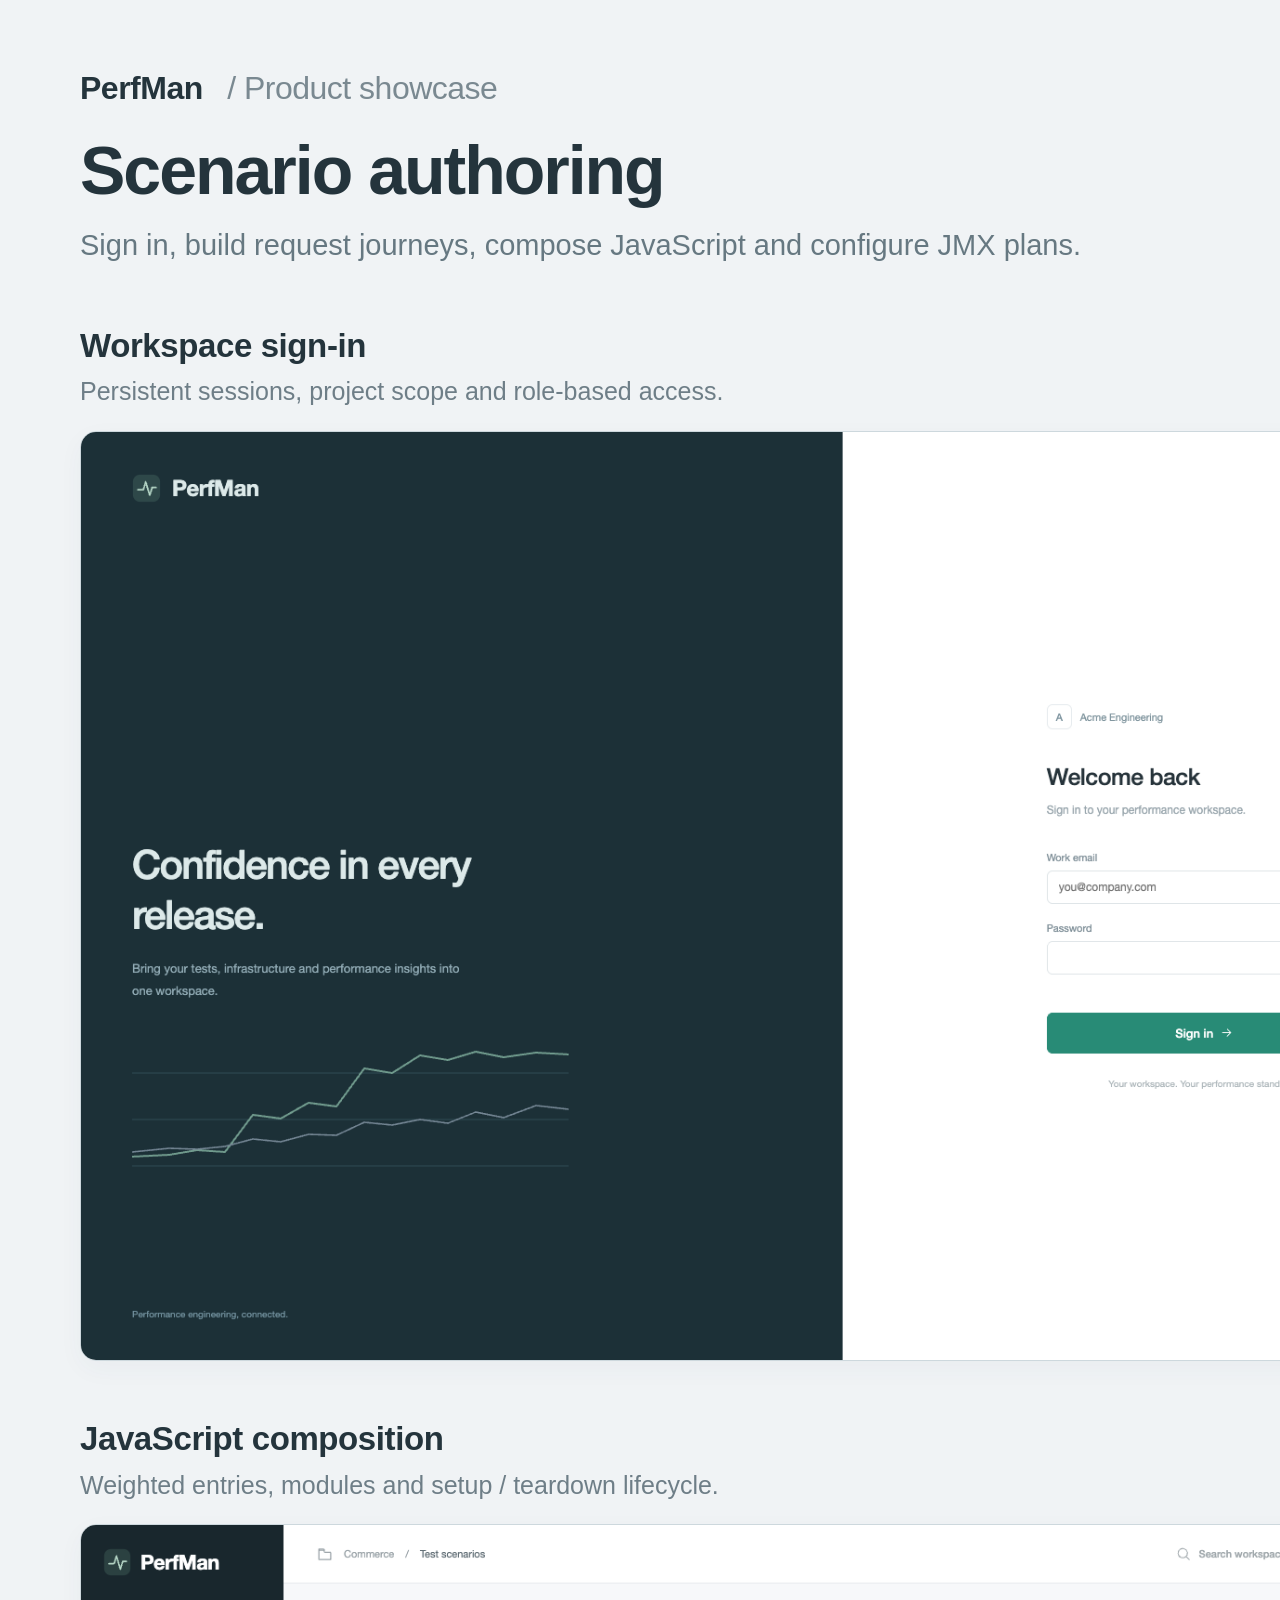
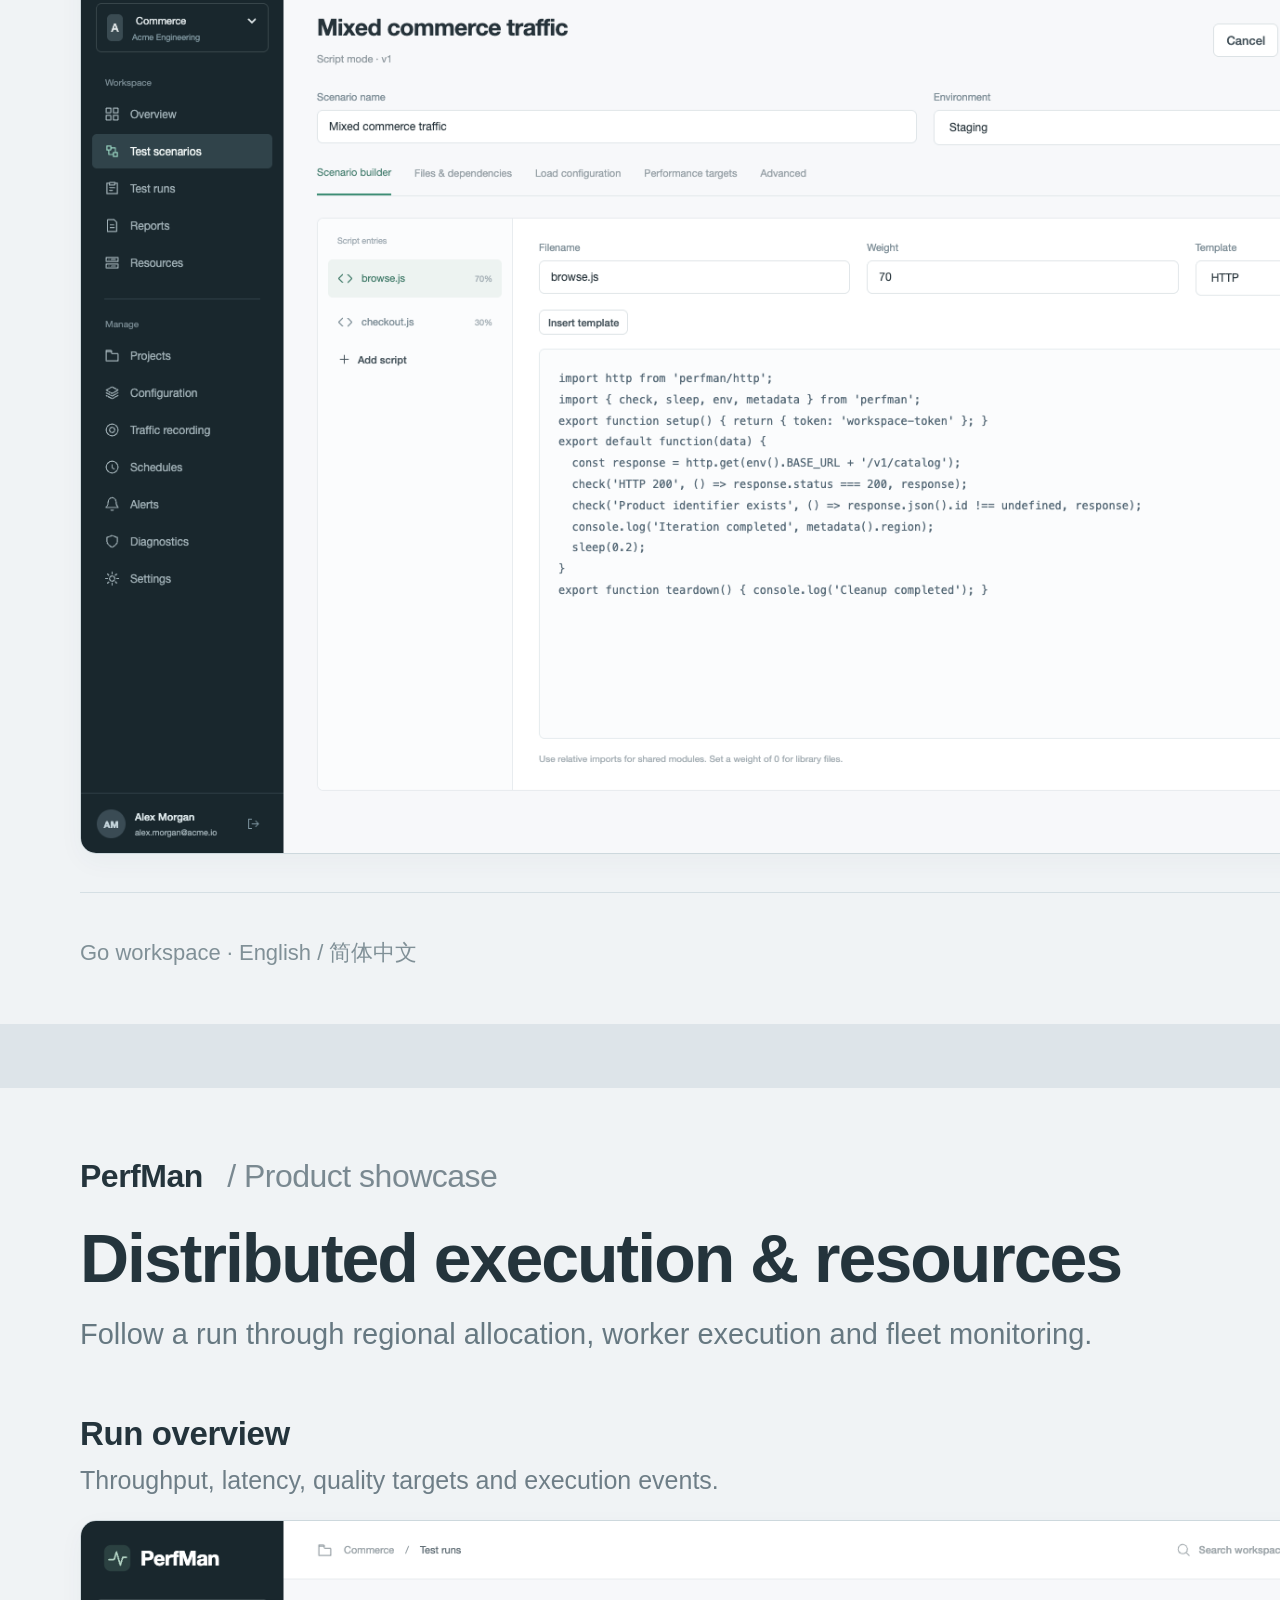
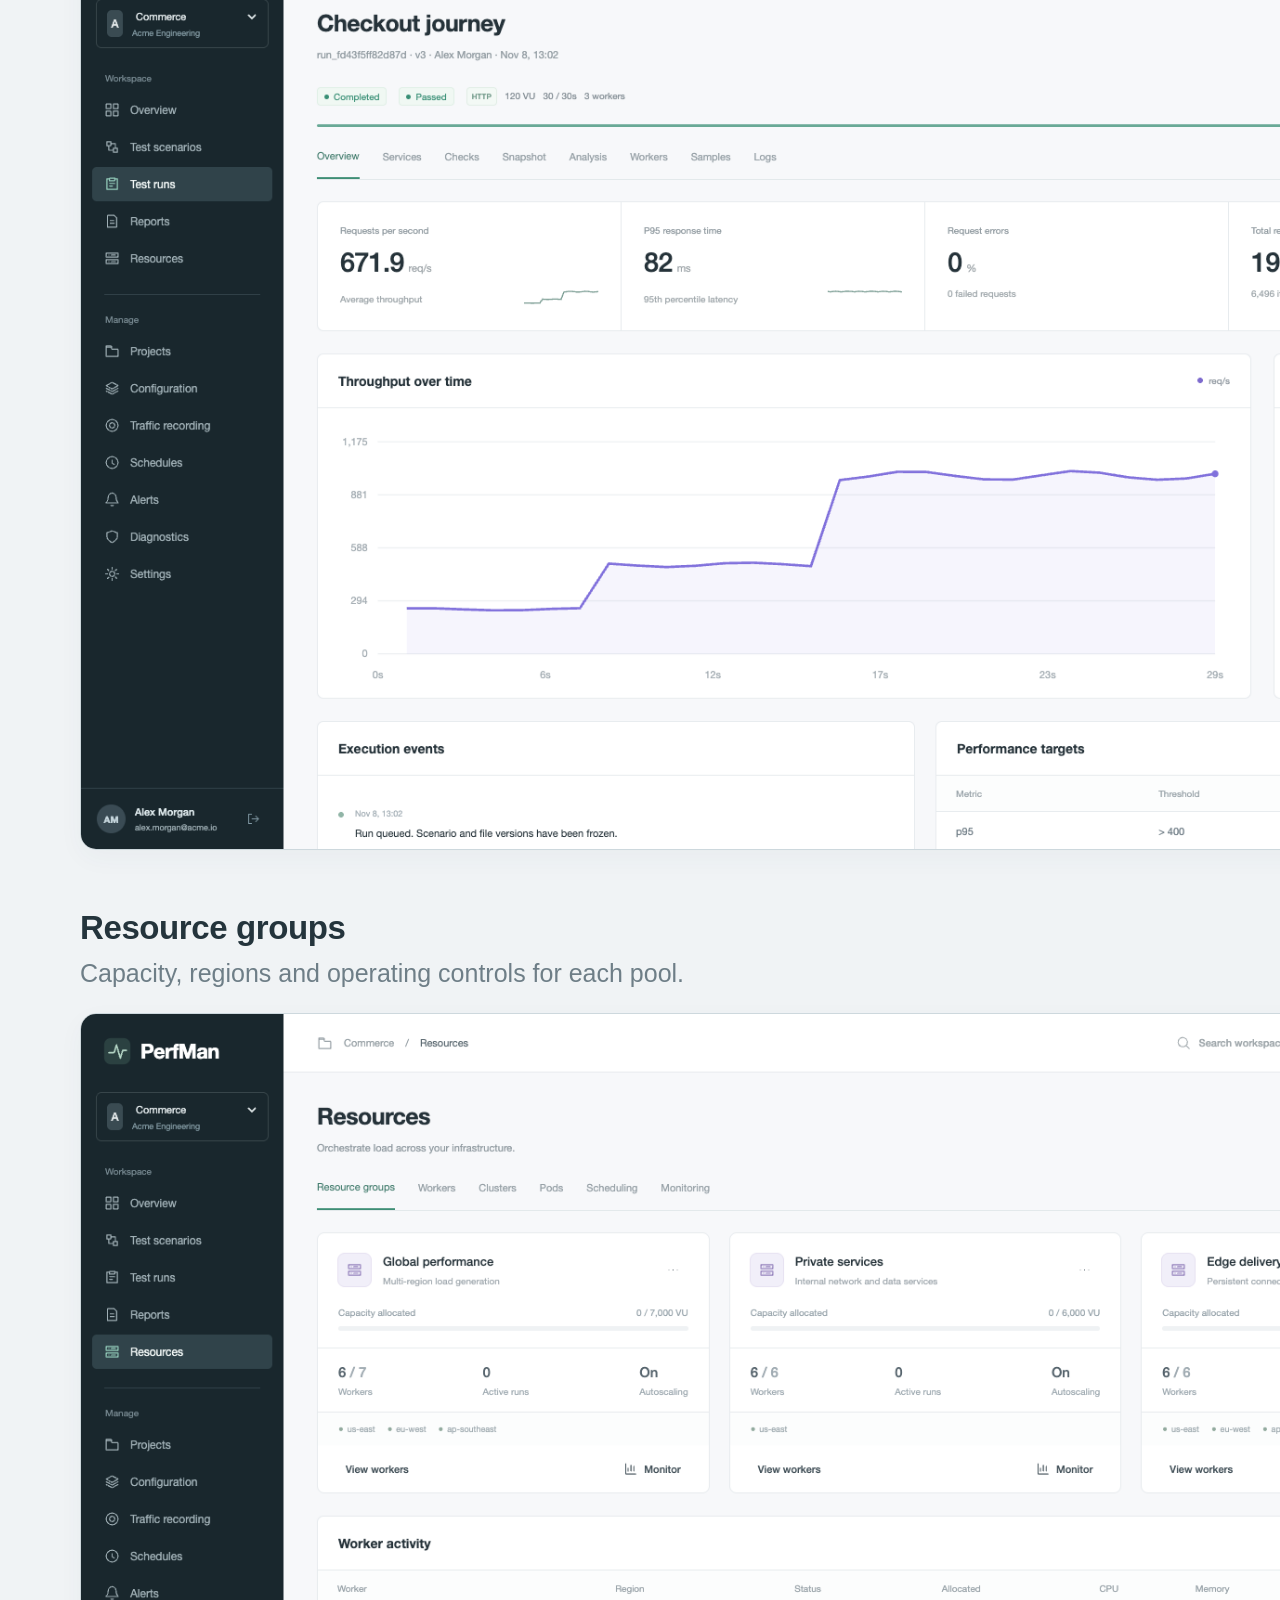
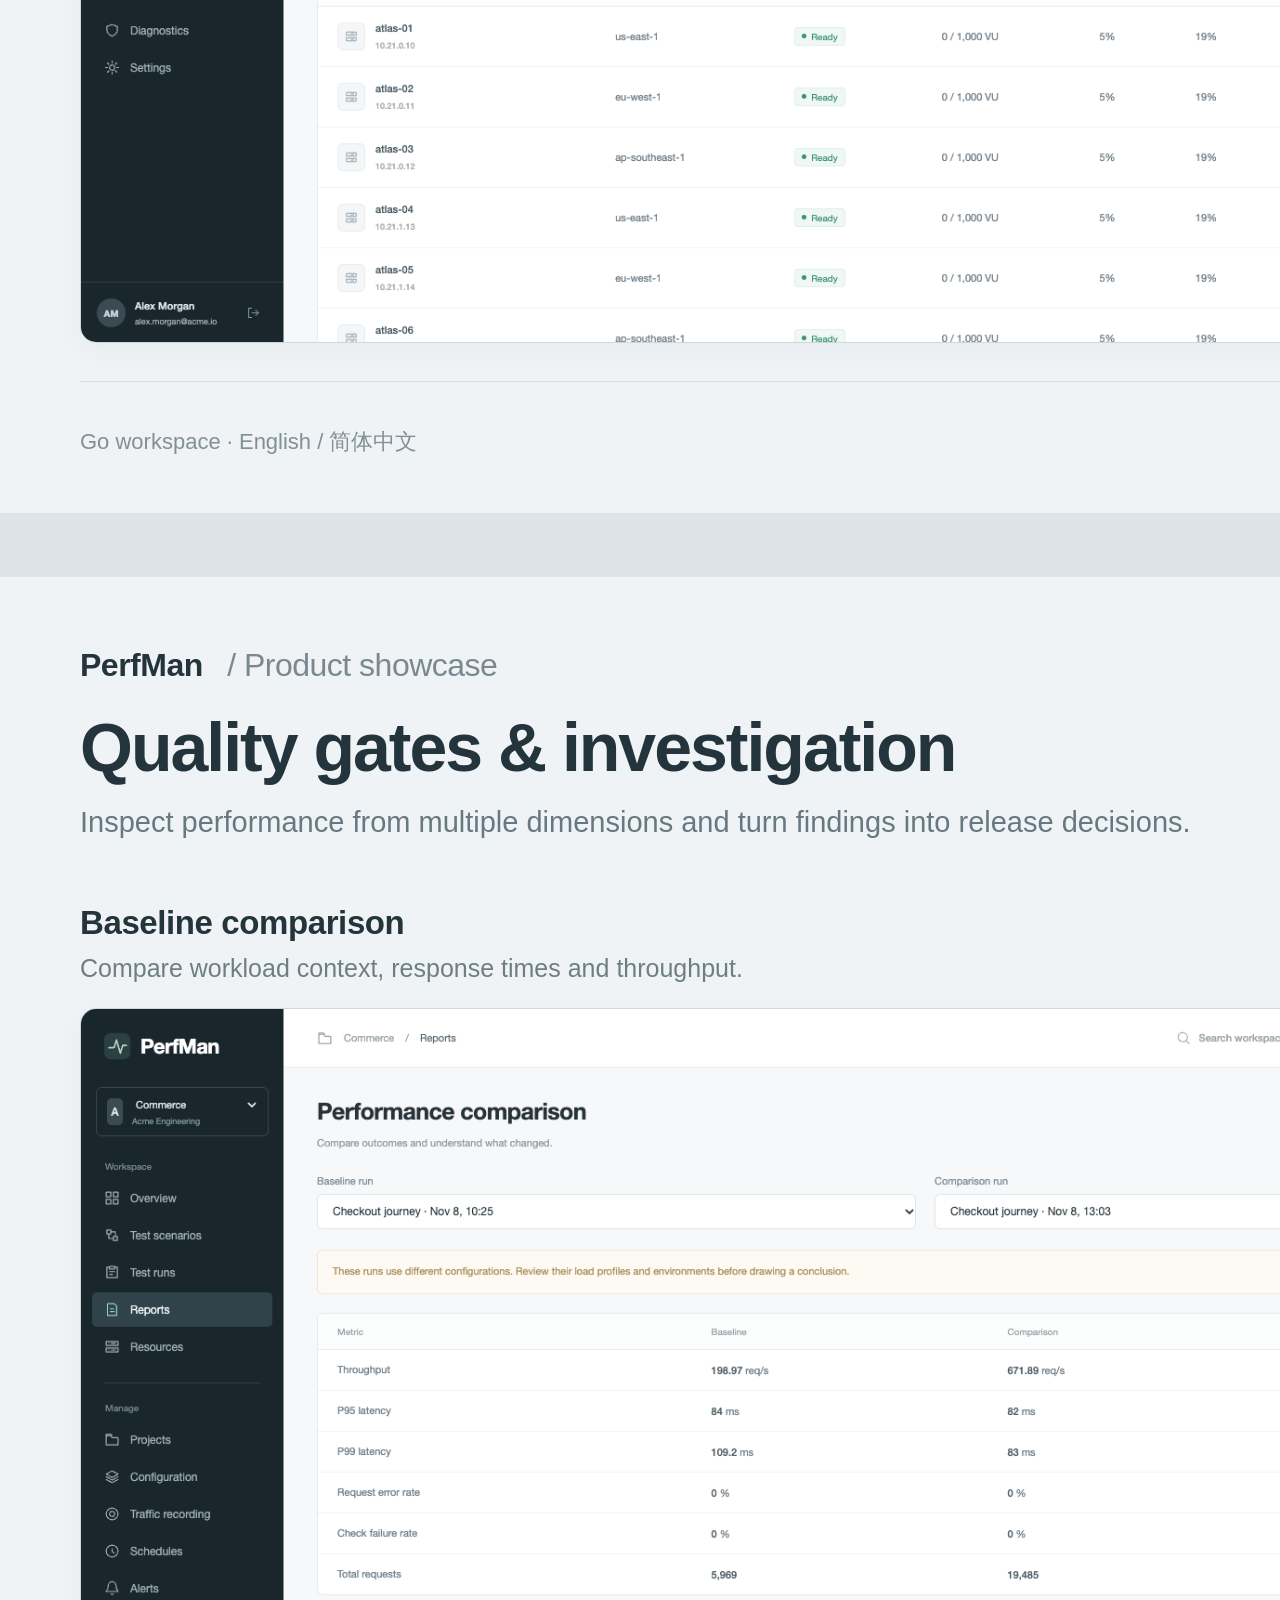
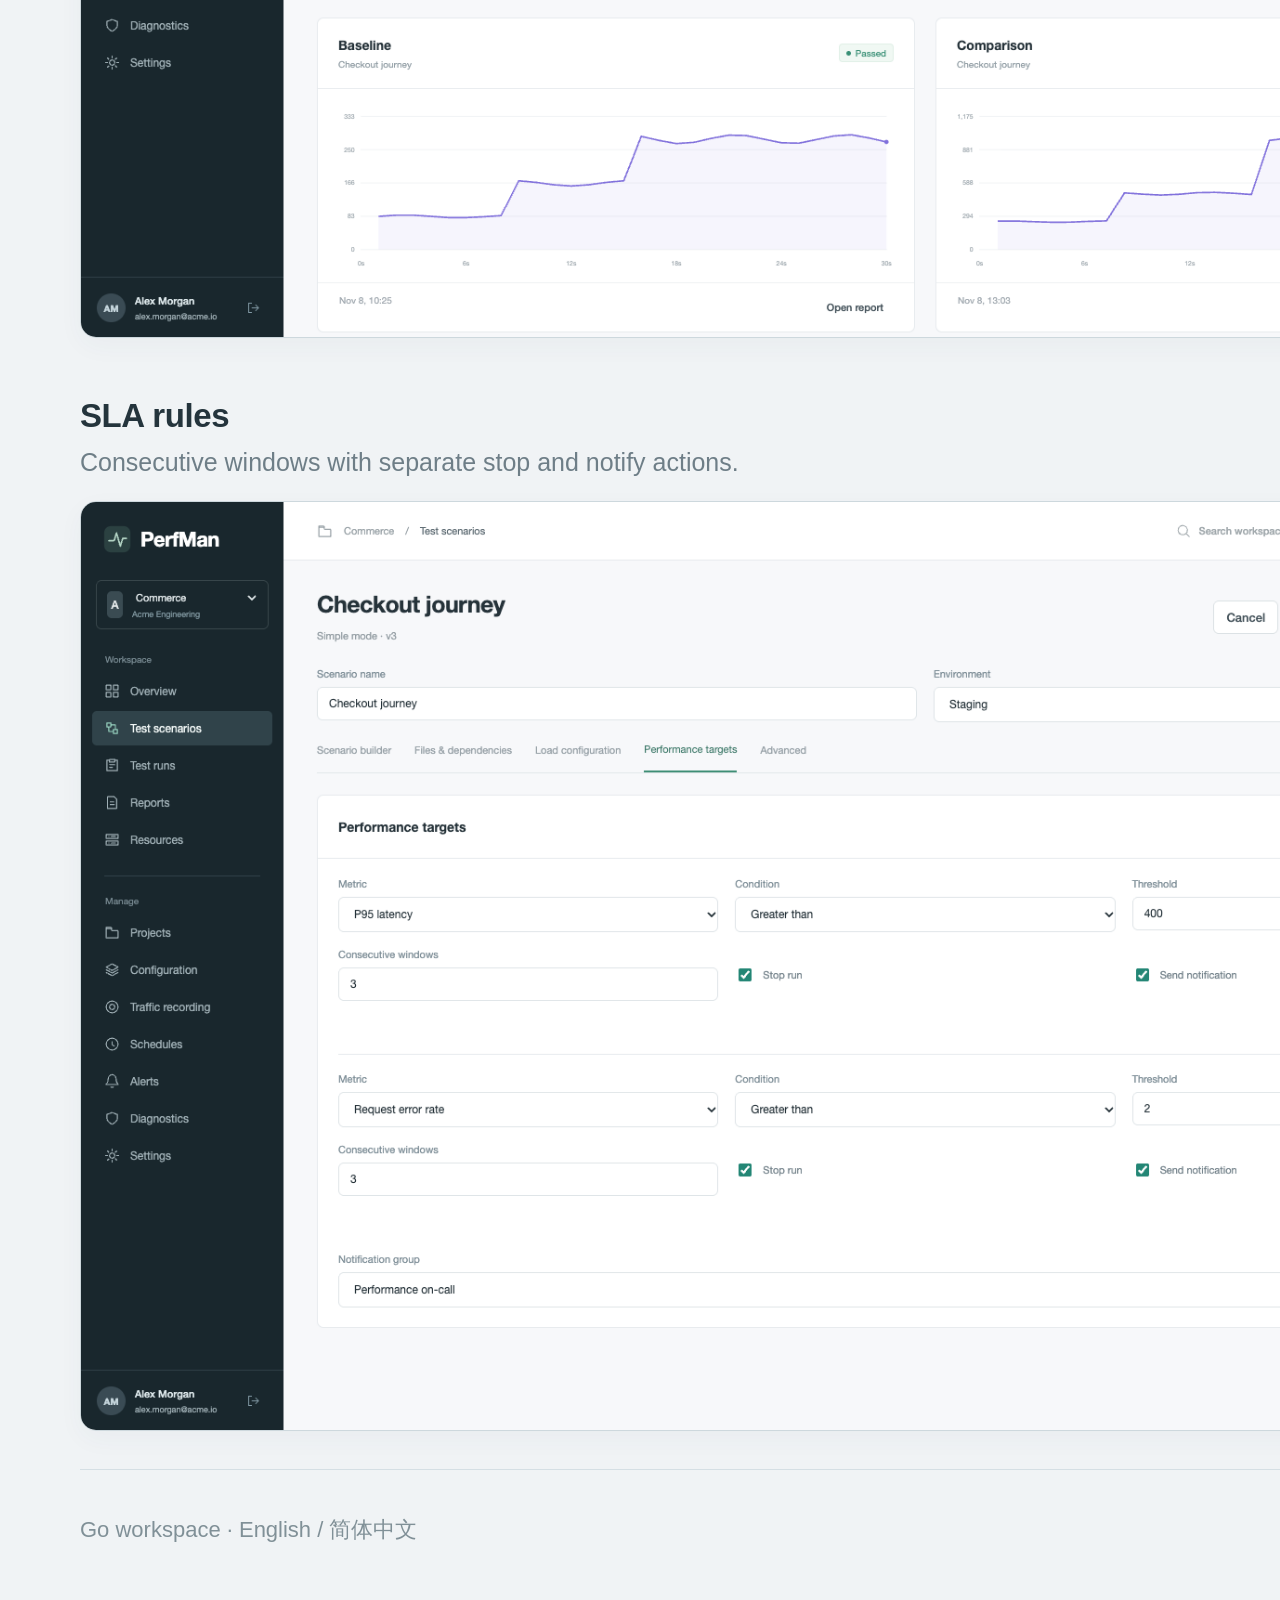
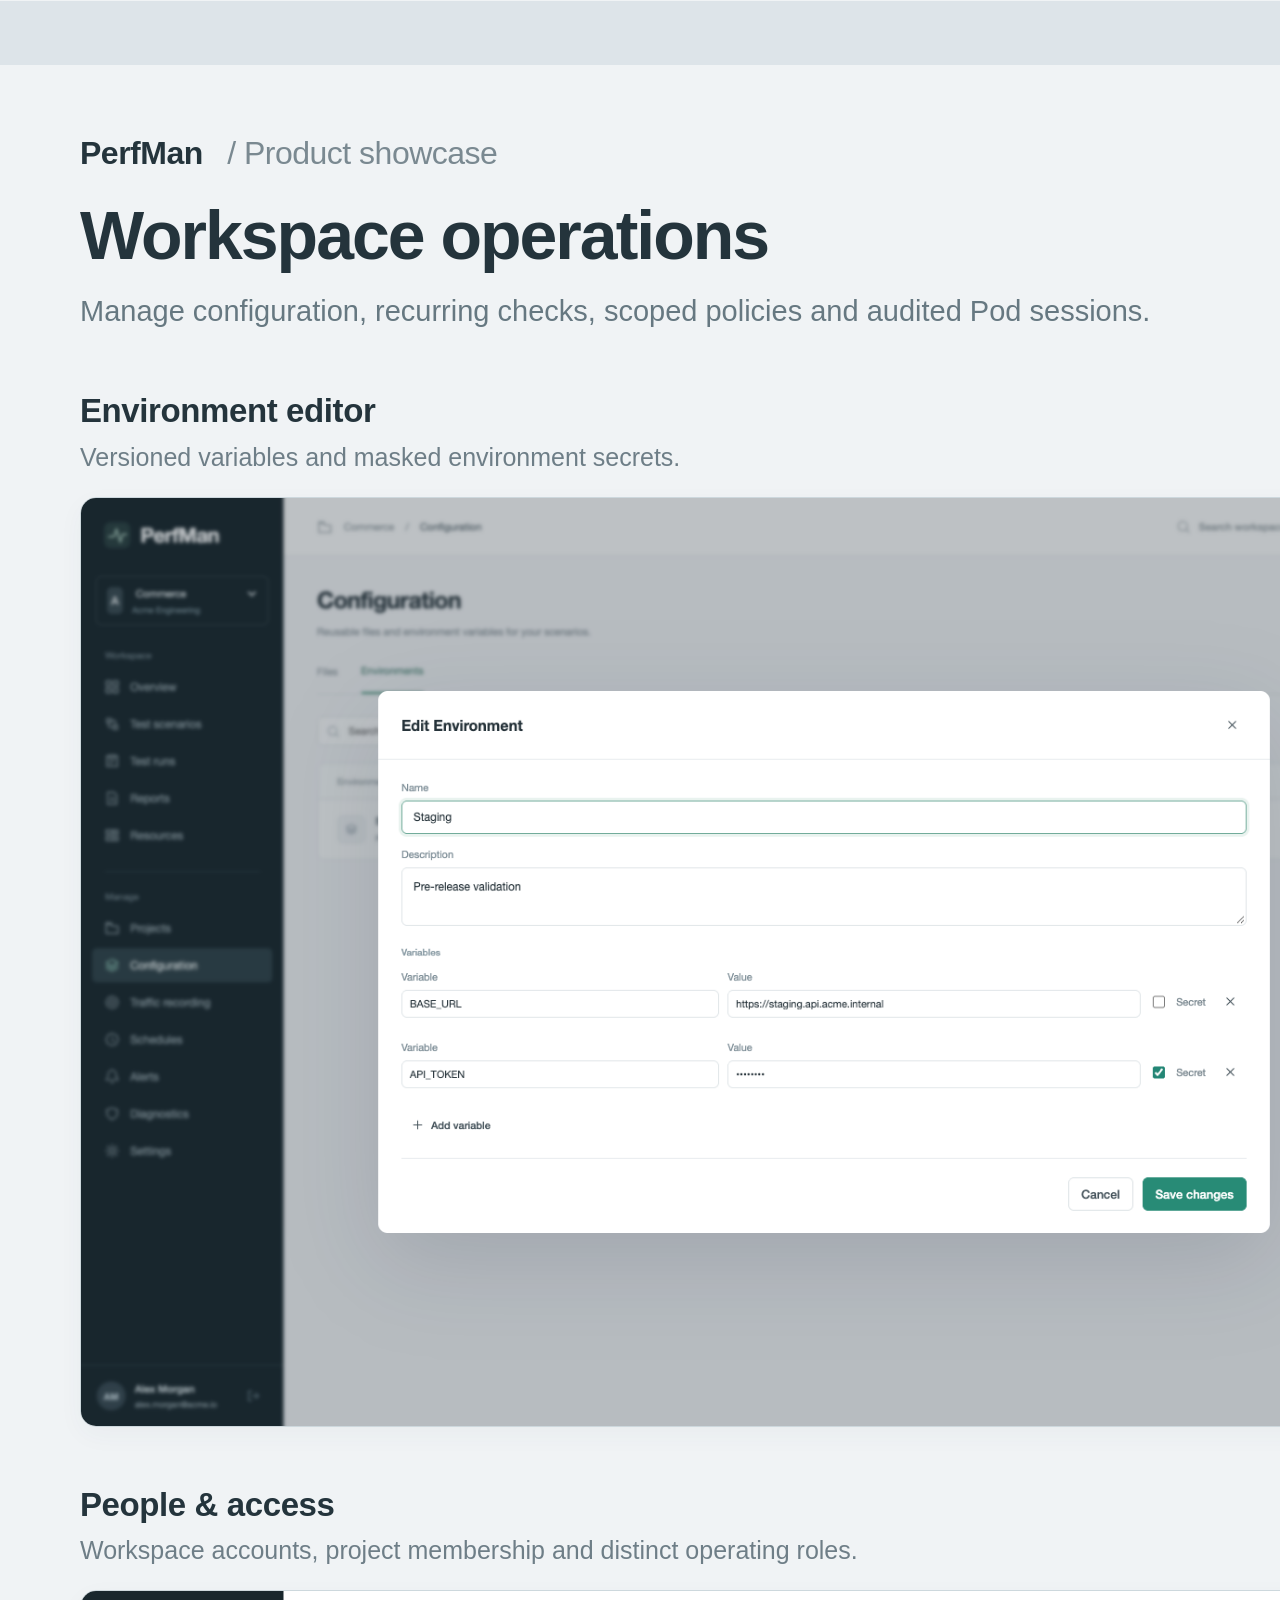
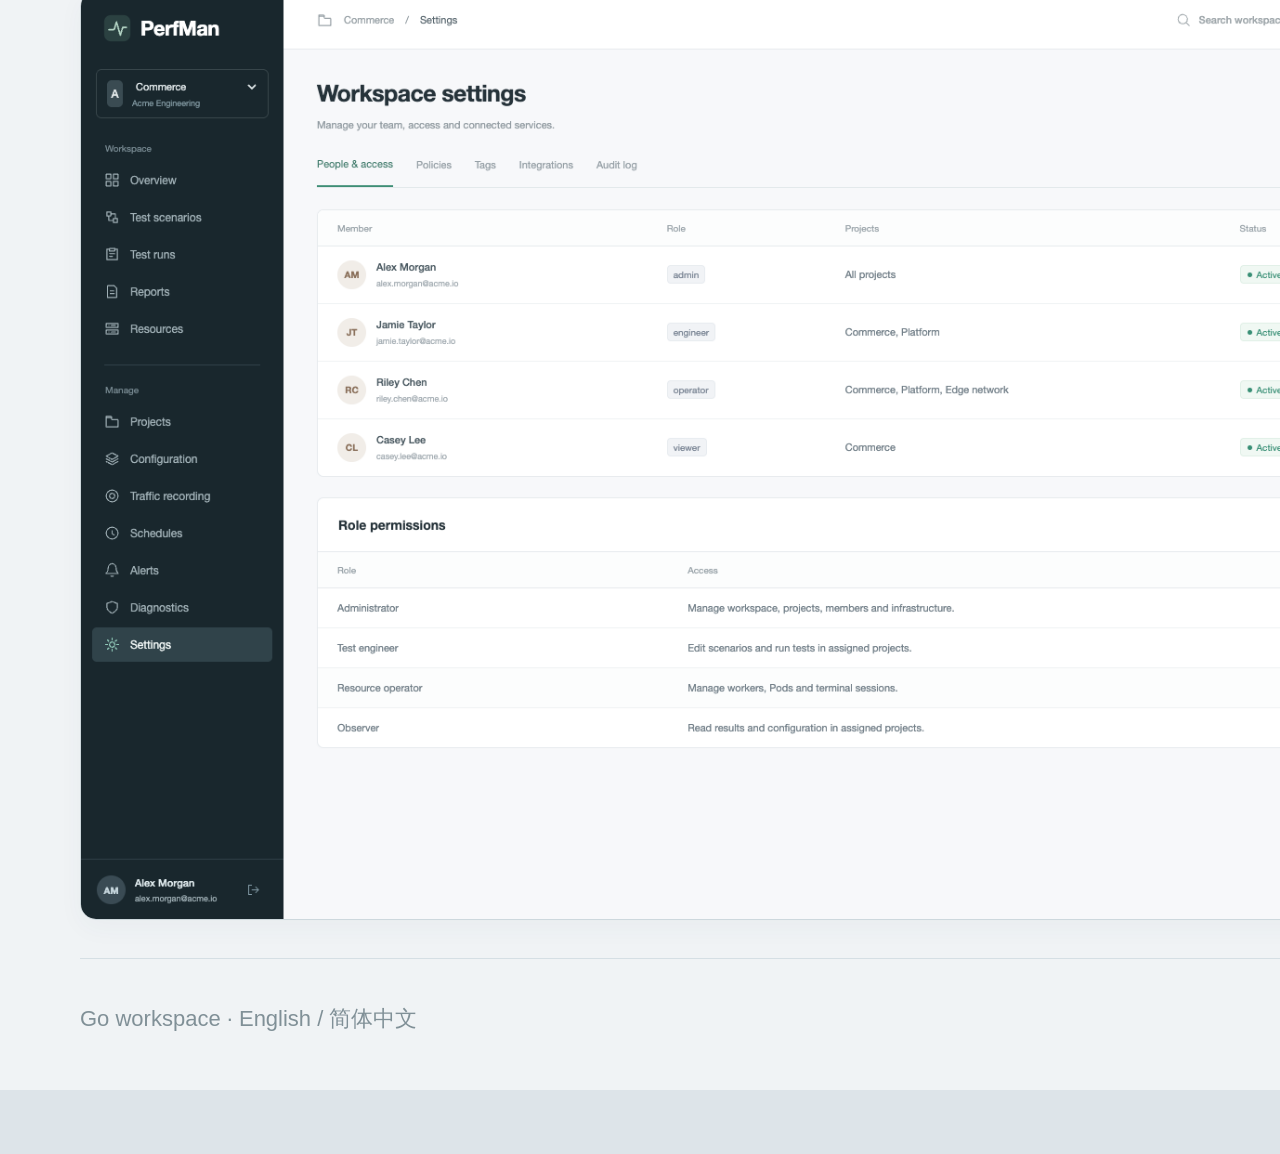
<file: docs/showcase/gallery.html>
<!doctype html><html lang="en"><head><meta charset="utf-8"><title>PerfMan product showcase</title><style>
*{box-sizing:border-box}html{scrollbar-width:none}::-webkit-scrollbar{display:none}body{margin:0;background:#dde4e9;color:#24343c;font-family:"Helvetica Neue",Arial,"PingFang SC",sans-serif}.board{width:3200px;padding:70px 80px 56px;background:#f0f3f5;margin:0 0 64px}header{position:relative;padding-bottom:60px}.brand{font-size:32px;font-weight:700;letter-spacing:-.5px}.brand span{font-weight:400;color:#7a8991;margin-left:16px}.number{position:absolute;right:0;top:0;font-size:95px;line-height:1;color:#c3d2d7;font-weight:500}h1{font-size:68px;letter-spacing:-2px;line-height:1.15;margin:24px 0 16px;font-weight:600}header p{font-size:29px;color:#667881;margin:0;line-height:1.4}.grid{display:grid;grid-template-columns:1fr 1fr;gap:58px 64px}h2{font-size:33px;line-height:1.2;margin:0 0 10px;font-weight:600;letter-spacing:-.4px}section p{font-size:25px;line-height:1.35;color:#6e7e87;margin:0 0 22px}.screen{width:100%;aspect-ratio:8/5;border:1px solid #cdd8dd;overflow:hidden;border-radius:16px;background:white;box-shadow:0 8px 26px #304a5d0a}.screen img{display:block;width:100%;height:100%;object-fit:cover;object-position:top}footer{display:flex;justify-content:space-between;font-size:22px;color:#809097;padding-top:45px;margin-top:38px;border-top:1px solid #d5dfe4}@media print{body{background:white}.board{break-after:page;margin:0}}
</style></head><body><article class="board" id="authoring">
<header><div class="brand">PerfMan <span>/ Product showcase</span></div><div class="number">01</div><h1>Scenario authoring</h1><p>Sign in, build request journeys, compose JavaScript and configure JMX plans.</p></header>
<div class="grid"><section><h2>Workspace sign-in</h2><p>Persistent sessions, project scope and role-based access.</p><div class="screen"><img src="screens/sign-in.png" alt="Workspace sign-in" loading="eager"></div></section>
<section><h2>Simple request journeys</h2><p>Headers, chained extraction and response checks.</p><div class="screen"><img src="screens/simple-editor.png" alt="Simple request journeys" loading="eager"></div></section>
<section><h2>JavaScript composition</h2><p>Weighted entries, modules and setup / teardown lifecycle.</p><div class="screen"><img src="screens/script-editor.png" alt="JavaScript composition" loading="eager"></div></section>
<section><h2>JMeter plan configuration</h2><p>JMX dependencies, thread groups, loops and logging.</p><div class="screen"><img src="screens/jmeter-editor.png" alt="JMeter plan configuration" loading="eager"></div></section></div>
<footer><span>Go workspace · English / 简体中文</span><span>Actual application screens · Synthetic workspace data</span></footer>
</article>
<article class="board" id="execution">
<header><div class="brand">PerfMan <span>/ Product showcase</span></div><div class="number">02</div><h1>Distributed execution &amp; resources</h1><p>Follow a run through regional allocation, worker execution and fleet monitoring.</p></header>
<div class="grid"><section><h2>Run overview</h2><p>Throughput, latency, quality targets and execution events.</p><div class="screen"><img src="screens/run-overview.png" alt="Run overview" loading="eager"></div></section>
<section><h2>Regional worker shards</h2><p>60 / 36 / 24 VU allocation with reconciled request totals.</p><div class="screen"><img src="screens/worker-shards.png" alt="Regional worker shards" loading="eager"></div></section>
<section><h2>Resource groups</h2><p>Capacity, regions and operating controls for each pool.</p><div class="screen"><img src="screens/resource-fleet.png" alt="Resource groups" loading="eager"></div></section>
<section><h2>Fleet monitoring</h2><p>Worker allocation and modeled resource utilization.</p><div class="screen"><img src="screens/resource-monitoring.png" alt="Fleet monitoring" loading="eager"></div></section></div>
<footer><span>Go workspace · English / 简体中文</span><span>Actual application screens · Synthetic workspace data</span></footer>
</article>
<article class="board" id="quality">
<header><div class="brand">PerfMan <span>/ Product showcase</span></div><div class="number">03</div><h1>Quality gates &amp; investigation</h1><p>Inspect performance from multiple dimensions and turn findings into release decisions.</p></header>
<div class="grid"><section><h2>Baseline comparison</h2><p>Compare workload context, response times and throughput.</p><div class="screen"><img src="screens/report-comparison.png" alt="Baseline comparison" loading="eager"></div></section>
<section><h2>Custom metric analysis</h2><p>Select dimensions and arrange the metrics that matter.</p><div class="screen"><img src="screens/run-analysis.png" alt="Custom metric analysis" loading="eager"></div></section>
<section><h2>SLA rules</h2><p>Consecutive windows with separate stop and notify actions.</p><div class="screen"><img src="screens/performance-targets.png" alt="SLA rules" loading="eager"></div></section>
<section><h2>Alert investigation</h2><p>Threshold evidence, linked runs and acknowledgement.</p><div class="screen"><img src="screens/alert-inbox.png" alt="Alert investigation" loading="eager"></div></section></div>
<footer><span>Go workspace · English / 简体中文</span><span>Actual application screens · Synthetic workspace data</span></footer>
</article>
<article class="board" id="operations">
<header><div class="brand">PerfMan <span>/ Product showcase</span></div><div class="number">04</div><h1>Workspace operations</h1><p>Manage configuration, recurring checks, scoped policies and audited Pod sessions.</p></header>
<div class="grid"><section><h2>Environment editor</h2><p>Versioned variables and masked environment secrets.</p><div class="screen"><img src="screens/environment-editor.png" alt="Environment editor" loading="eager"></div></section>
<section><h2>Timezone-aware schedules</h2><p>Pinned scenarios, cron timing and execution history.</p><div class="screen"><img src="screens/schedules.png" alt="Timezone-aware schedules" loading="eager"></div></section>
<section><h2>People &amp; access</h2><p>Workspace accounts, project membership and distinct operating roles.</p><div class="screen"><img src="screens/people-access.png" alt="People &amp; access" loading="eager"></div></section>
<section><h2>Pod terminal</h2><p>Backend-owned virtual sessions with command audit history.</p><div class="screen"><img src="05-pod-terminal.png" alt="Pod terminal" loading="eager"></div></section></div>
<footer><span>Go workspace · English / 简体中文</span><span>Actual application screens · Synthetic workspace data</span></footer>
</article></body></html>
</file>
